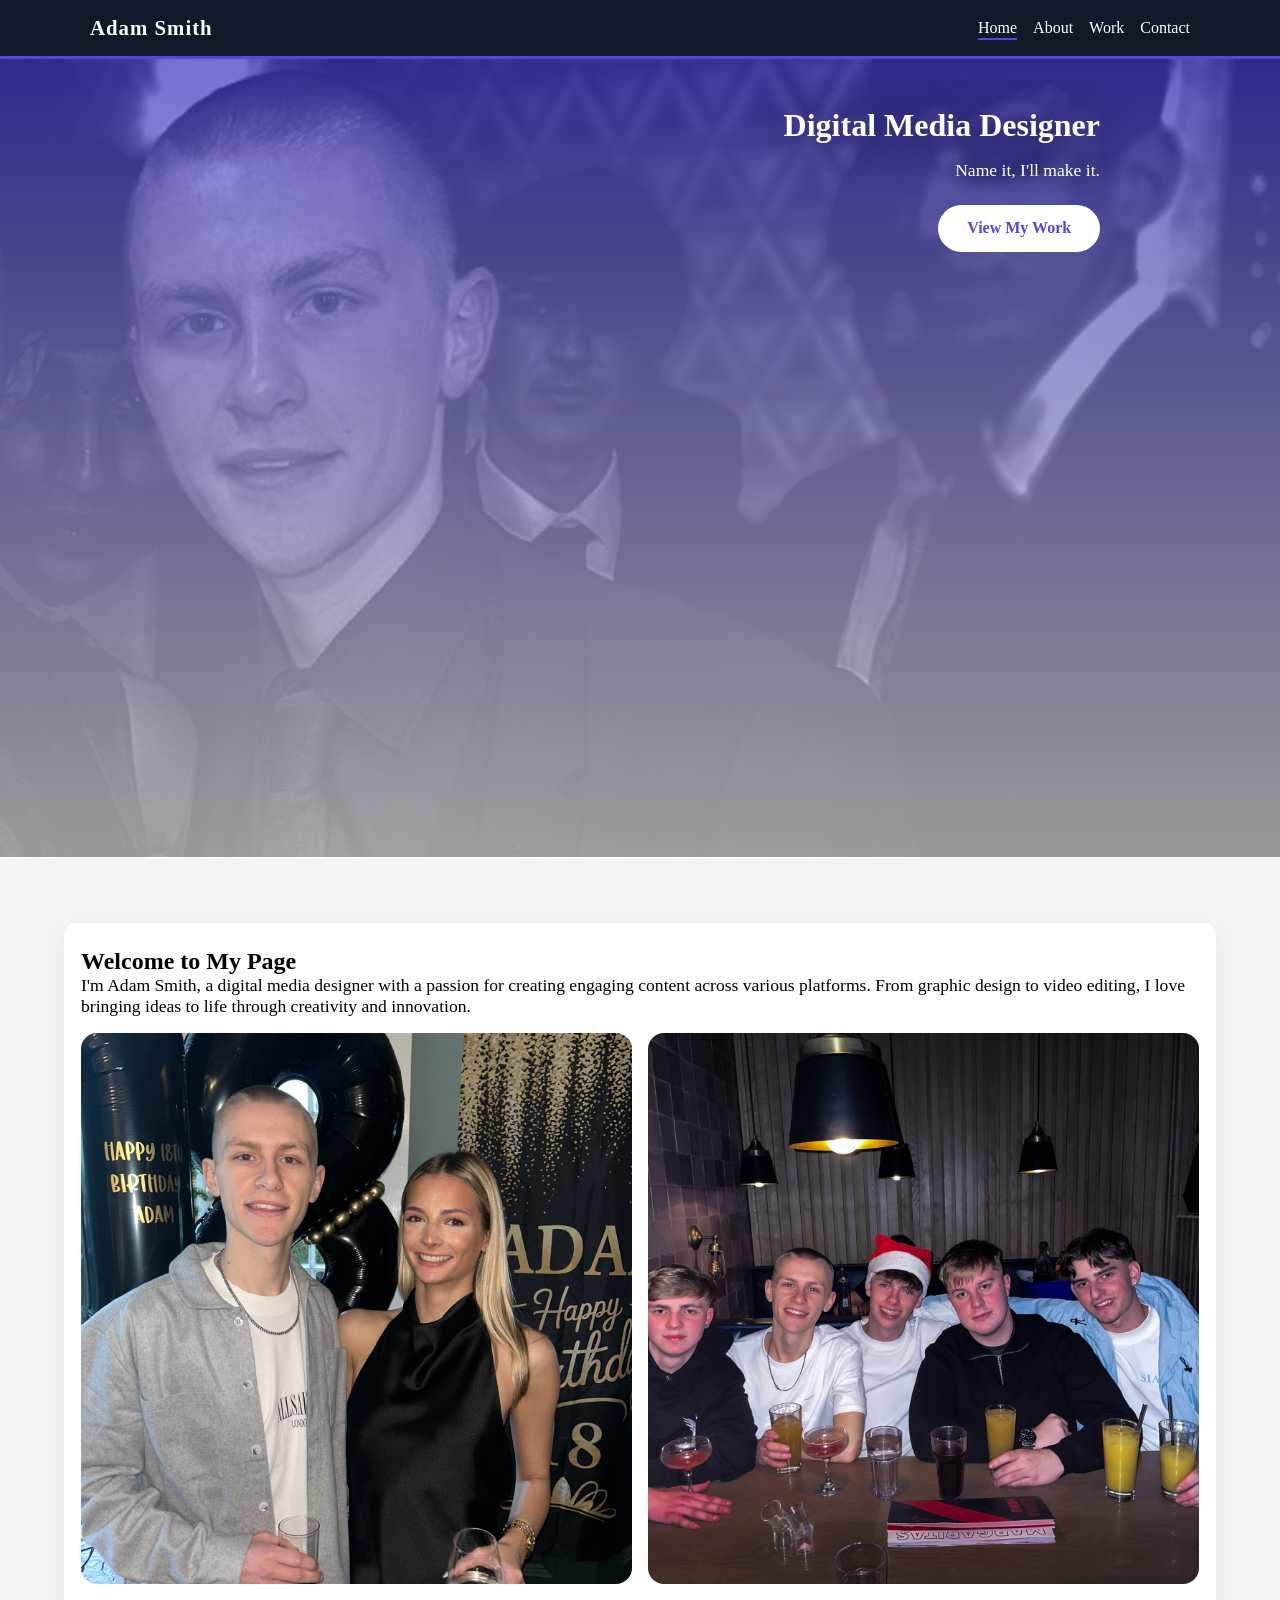
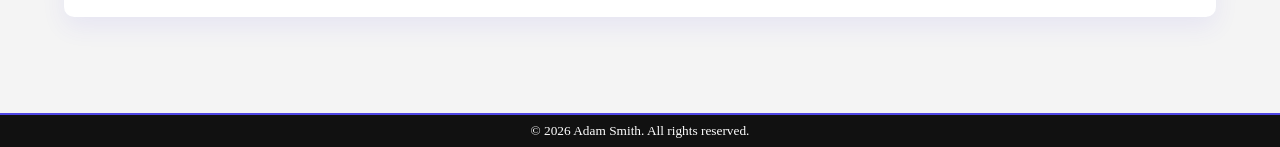
<file: index.html>
<!DOCTYPE html>
<html lang="en">
<head>
    <meta charset="UTF-8">
    <meta name="viewport" content="width=device-width, initial-scale=1.0">
    <meta name="description" content="Adam Smith - Digital Media Portfolio showcasing design, branding and creative work.">
    <title>Adam Smith | Digital Media</title>
    <link rel="stylesheet" href="css/styles.css">
    <link rel="icon" href="images/favicon_io/FavFav.png" type="images/x-icon">
</head>

<body>

<header class="header">
    <div class="container nav-container">
        <h1 class="logo">Adam Smith</h1>
        <nav>
            <ul class="nav-links">
                <li><a href="index.html" class="active">Home</a></li>
                <li><a href="about.html">About</a></li>
                <li><a href="work.html">Work</a></li>
                <li><a href="contact.html">Contact</a></li>
            </ul>
        </nav>
    </div>
</header>
<main class="home-page">
<section class="hero">
    <div class="container-home">
        <h2>Digital Media Designer</h2>
        <p>Name it, I'll make it.</p>
        <a href="work.html" class="btn">View My Work</a>
    </div>
</section>

<section class="home-section">
    <div class="home-card">
        <h2>Welcome to My Page</h2>
        <p class="lead">
            I'm Adam Smith, a digital media designer with a passion for creating
            engaging content across various platforms. From graphic design to
            video editing, I love bringing ideas to life through creativity and
            innovation.
        </p>
        <div class="home-card-holder">
            <div class="home-card-img1"></div>
            <div class="home-card-img2"></div>
        </div>
    </div>
</section>

</main>

<footer class="footer">
    <p>© 2026 Adam Smith. All rights reserved.</p>
</footer>

</body>
</html>
</file>
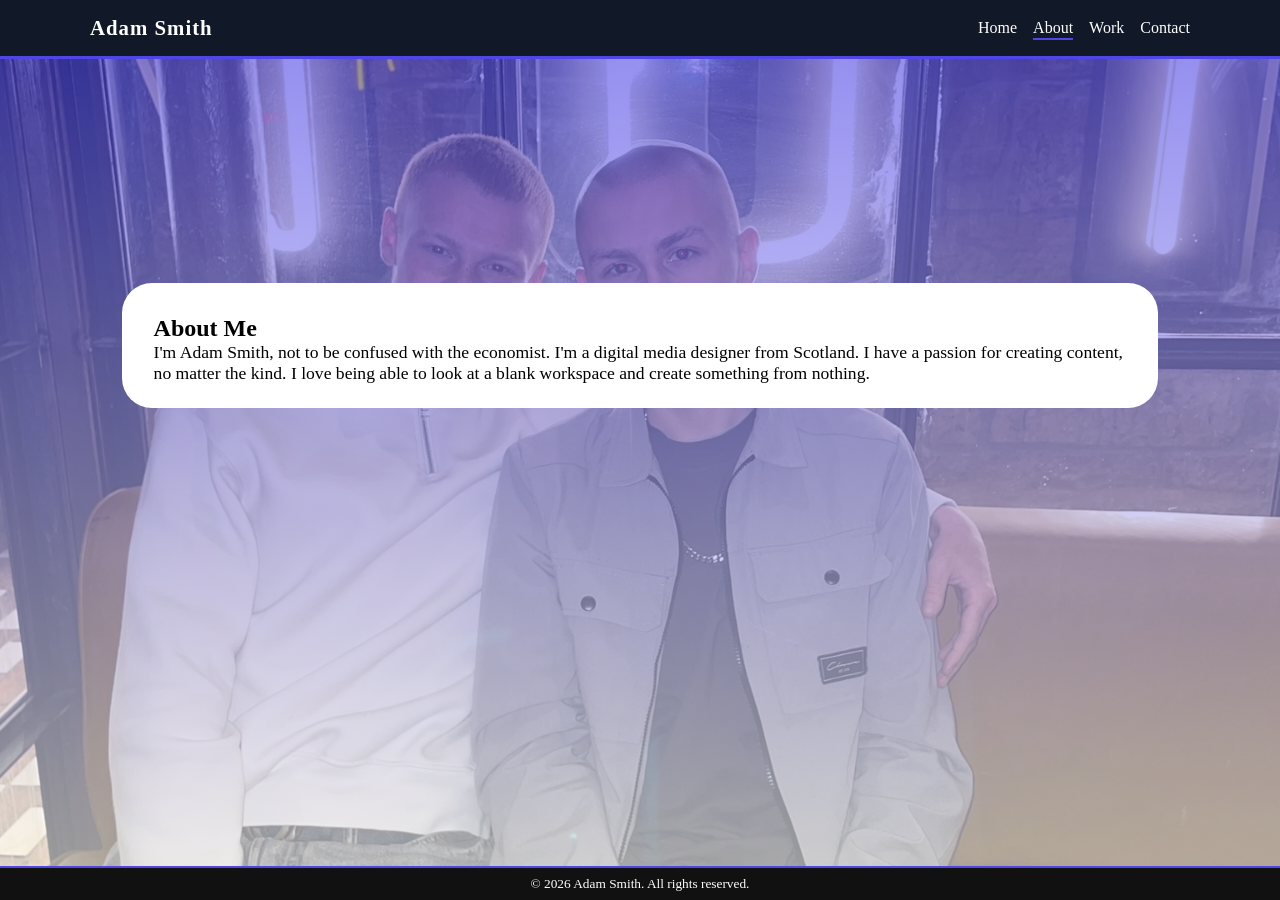
<file: about.html>
<!DOCTYPE html>
<html lang="en">
<head>
    <meta charset="UTF-8">
    <meta name="viewport" content="width=device-width, initial-scale=1.0">
    <meta name="description" content="About Adam Smith - Digital Media Designer.">
    <title>About | Adam Smith</title>
    <link rel="stylesheet" href="css/styles.css">
    <link rel="icon" href="images/favicon_io/FavFav.png" type="images/x-icon">
</head>

<body>

<header class="header">
    <div class="container nav-container">
        <h1 class="logo">Adam Smith</h1>
        <nav>
            <ul class="nav-links">
                <li><a href="index.html">Home</a></li>
                <li><a href="about.html" class="active">About</a></li>
                <li><a href="work.html">Work</a></li>
                <li><a href="contact.html">Contact</a></li>
            </ul>
        </nav>
    </div>
</header>

<main>

<section class="page-section-abt">
    <div class="container-wrk">
        <h2>About Me</h2>
        <p class="lead">
            I'm Adam Smith, not to be confused with the economist.
            I'm a digital media designer from Scotland. I have a passion for
            creating content, no matter the kind. I love being able to look at
            a blank workspace and create something from nothing.
        </p>
    </div>
</section>

</main>

<footer>
    <p>© 2026 Adam Smith. All rights reserved.</p>
</footer>

</body>
</html>
</file>
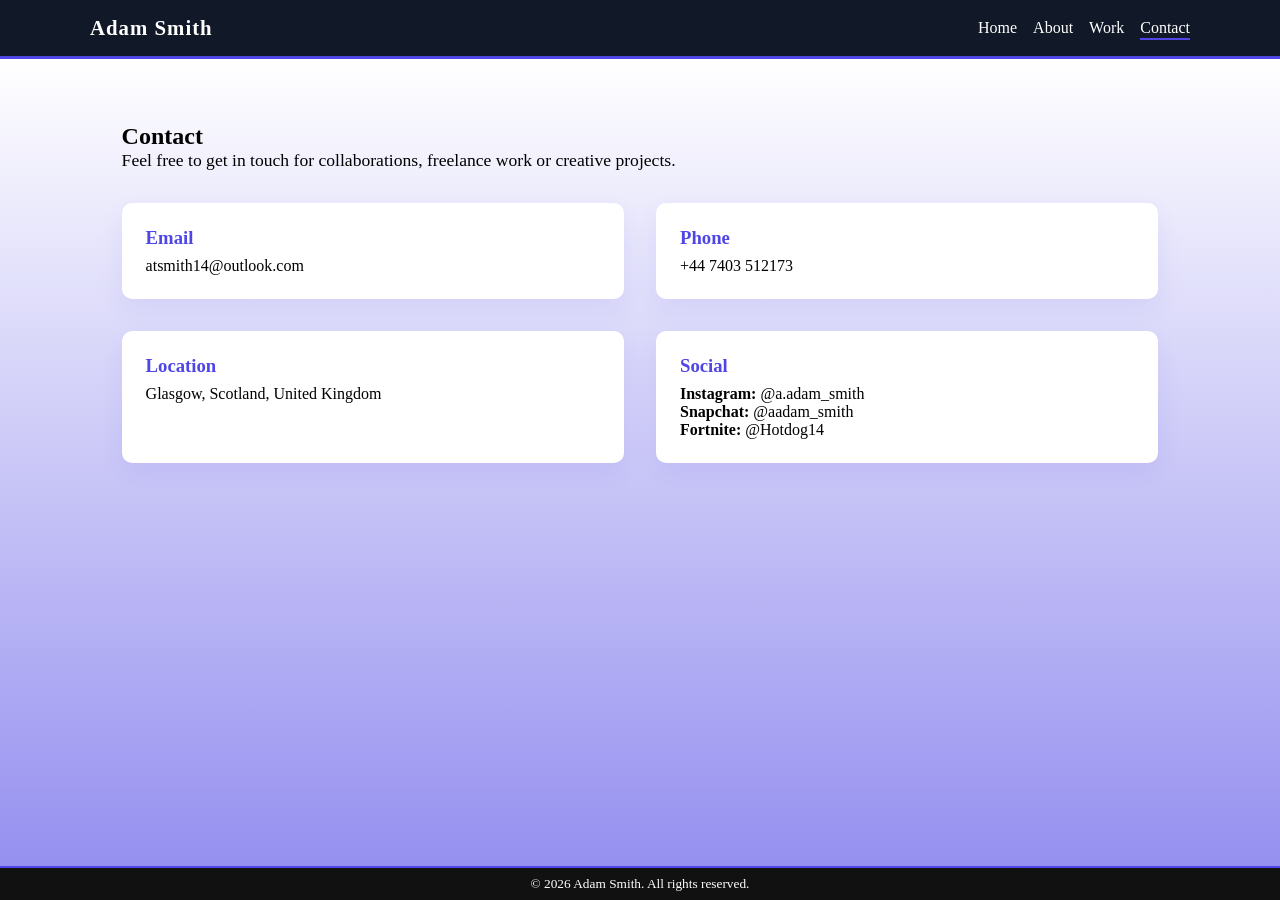
<file: contact.html>
<!DOCTYPE html>
<html lang="en">
<head>
    <meta charset="UTF-8">
    <meta name="viewport" content="width=device-width, initial-scale=1.0">
    <meta name="description" content="Contact Adam Smith - Digital Media Designer.">
    <title>Contact | Adam Smith</title>
    <link rel="stylesheet" href="css/styles.css">
    <link rel="icon" href="images/favicon_io/FavFav.png" type="images/x-icon">
</head>

<body>

<header class="header">
    <div class="container nav-container">
        <h1 class="logo">Adam Smith</h1>
        <nav>
            <ul class="nav-links">
                <li><a href="index.html">Home</a></li>
                <li><a href="about.html">About</a></li>
                <li><a href="work.html">Work</a></li>
                <li><a href="contact.html" class="active">Contact</a></li>
            </ul>
        </nav>
    </div>
</header>

<main>
<section class="page-section-con">
    <div class="container">
        <h2>Contact</h2>
        <p class="lead">
            Feel free to get in touch for collaborations, freelance work or creative projects.
        </p>

        <div class="contact-info">

            <div class="contact-item">
                <h3>Email</h3>
                <p>atsmith14@outlook.com</p>
            </div>

            <div class="contact-item">
                <h3>Phone</h3>
                <p>+44 7403 512173</p>
            </div>

            <div class="contact-item">
                <h3>Location</h3>
                <p>Glasgow, Scotland, United Kingdom</p>
            </div>

            <div class="contact-item">
                <h3>Social</h3>
                <p><b>Instagram:</b> @a.adam_smith</p>
                <p><b>Snapchat:</b> @aadam_smith</p>
                <p><b>Fortnite:</b> @Hotdog14</p>
            </div>

        </div>
    </div>
</section>
</main>
<footer>
    <p>© 2026 Adam Smith. All rights reserved.</p>
</footer>

</body>
</html>
</file>
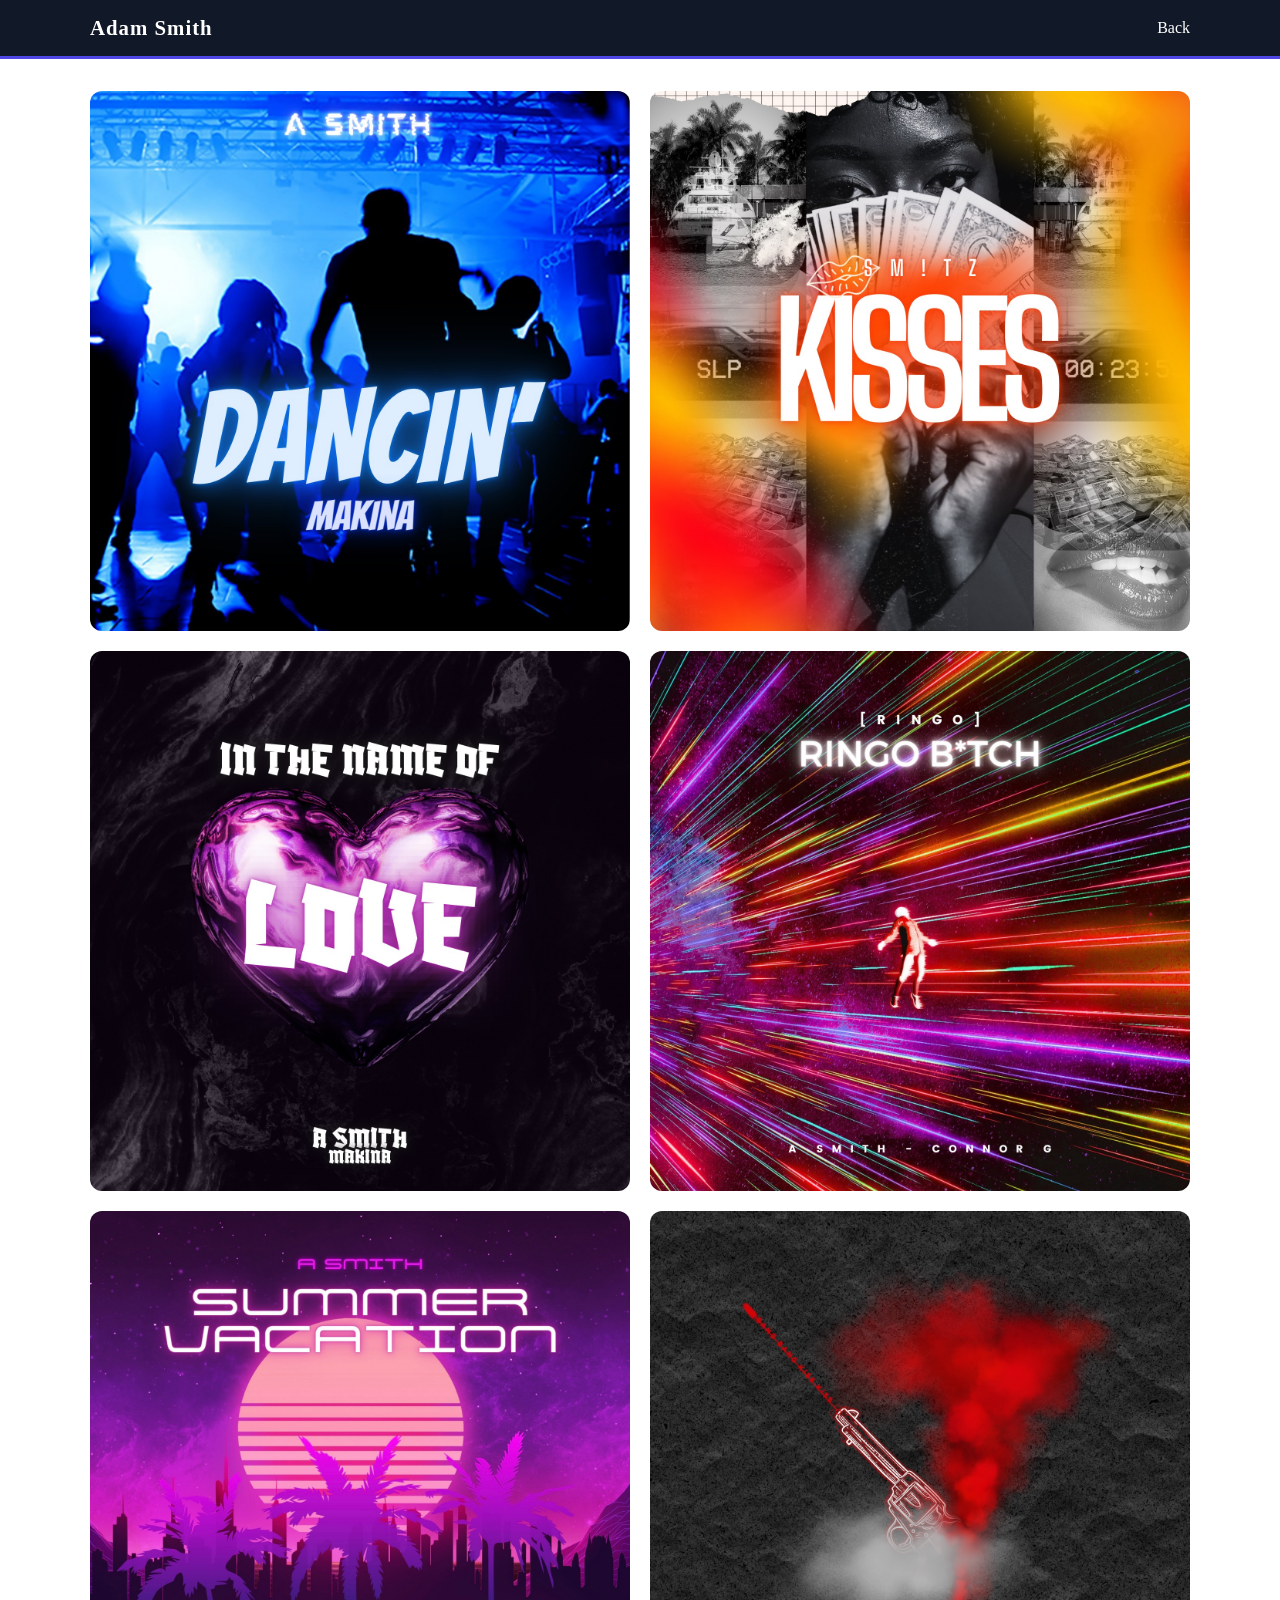
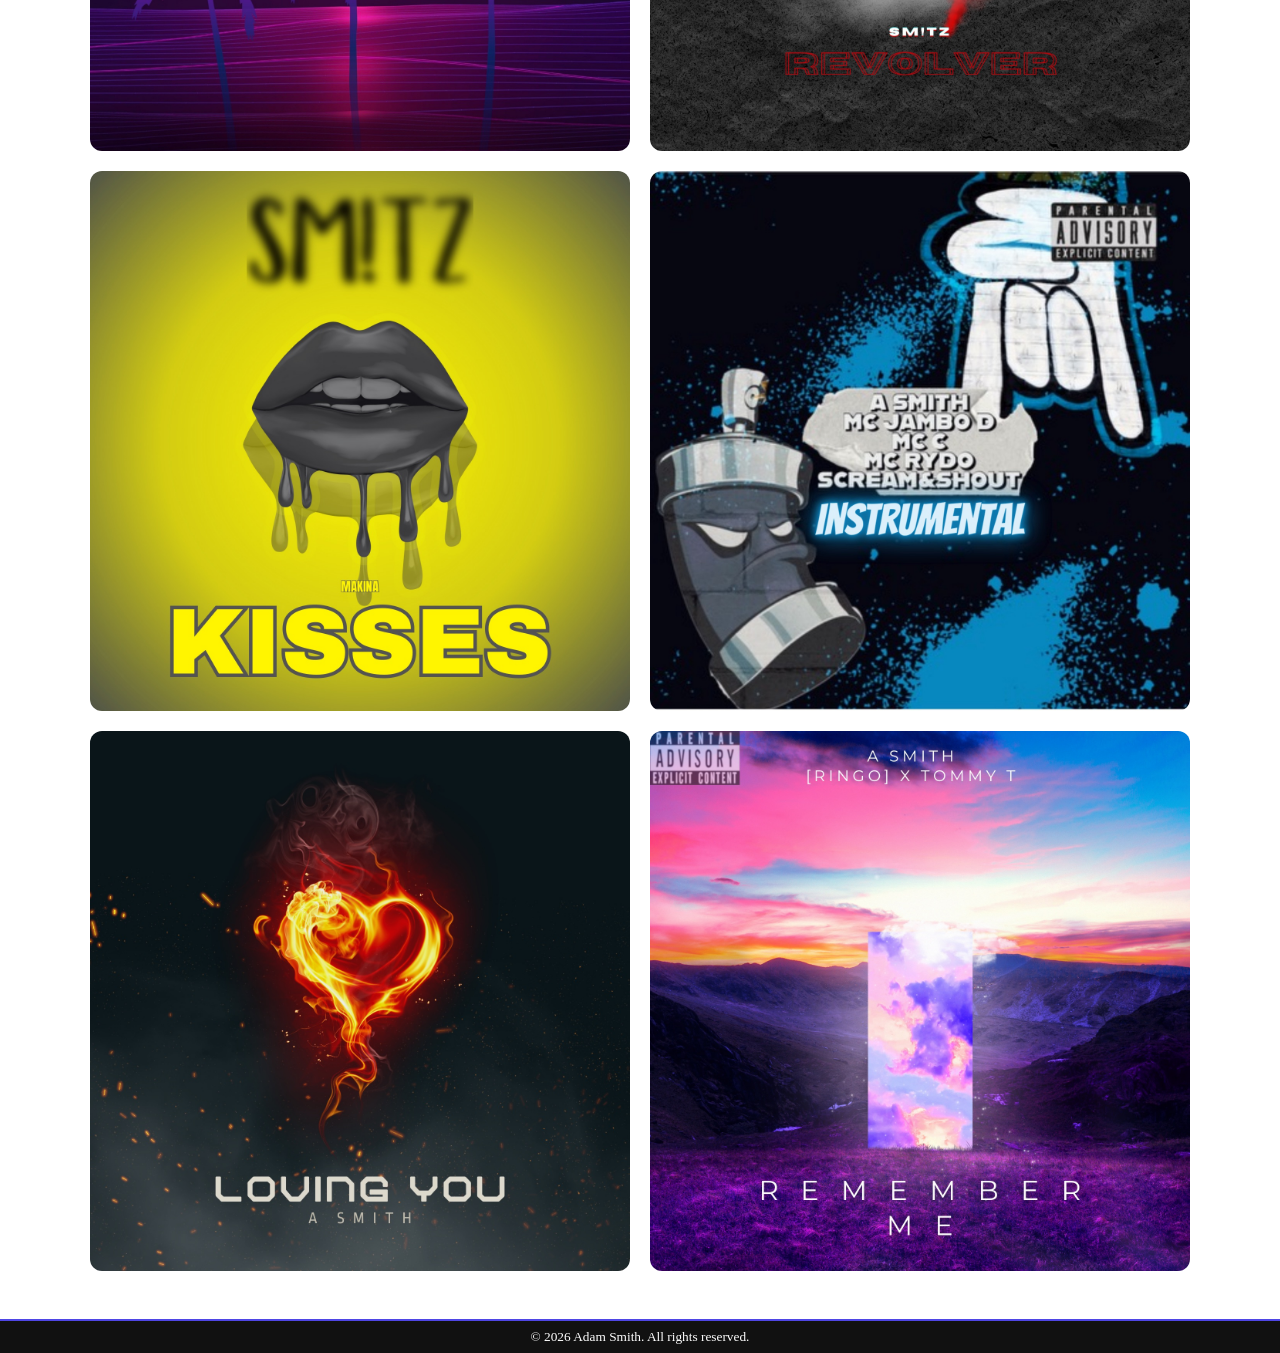
<file: Graphics.html>
<!DOCTYPE html>
<html lang="en">
<head>
    <meta charset="UTF-8">
    <meta name="viewport" content="width=device-width, initial-scale=1.0">
    <meta name="description" content="About Adam Smith - Digital Media Designer.">
    <title>Graphics | Adam Smith</title>
    <link rel="stylesheet" href="css/styles.css">
</head>

<body>

<header class="header">
    <div class="container nav-container">
        <h1 class="logo">Adam Smith</h1>
        <nav>
            <ul class="nav-links">
                <li><a href="work.html">Back</a></li>
            </ul>
        </nav>
    </div>
</header>

<main>
    <div class="container-gal">
        <div class="photo-grid">
            <img src="images/feelthe.jpeg" alt="ph">
            <img src="images/Kisses2.jpeg" alt="ph">
            <img src="images/greatmusic.jpeg" alt="ph">
            <img src="images/ringo.jpeg" alt="ph">
            <img src="images/summervacation.jpeg" alt="ph">
            <img src="images/Revolver.jpeg" alt="ph">
            <img src="images/Kisses.jpeg" alt="ph">
            <img src="images/Instrumental.jpeg" alt="ph">
            <img src="images/Lovingyou.jpeg" alt="ph">
            <img src="images/Wildest.jpeg" alt="">
        </div>
    </div>
</main>

<footer>
    <p>© 2026 Adam Smith. All rights reserved.</p>
</footer>

</body>
</html>
</file>
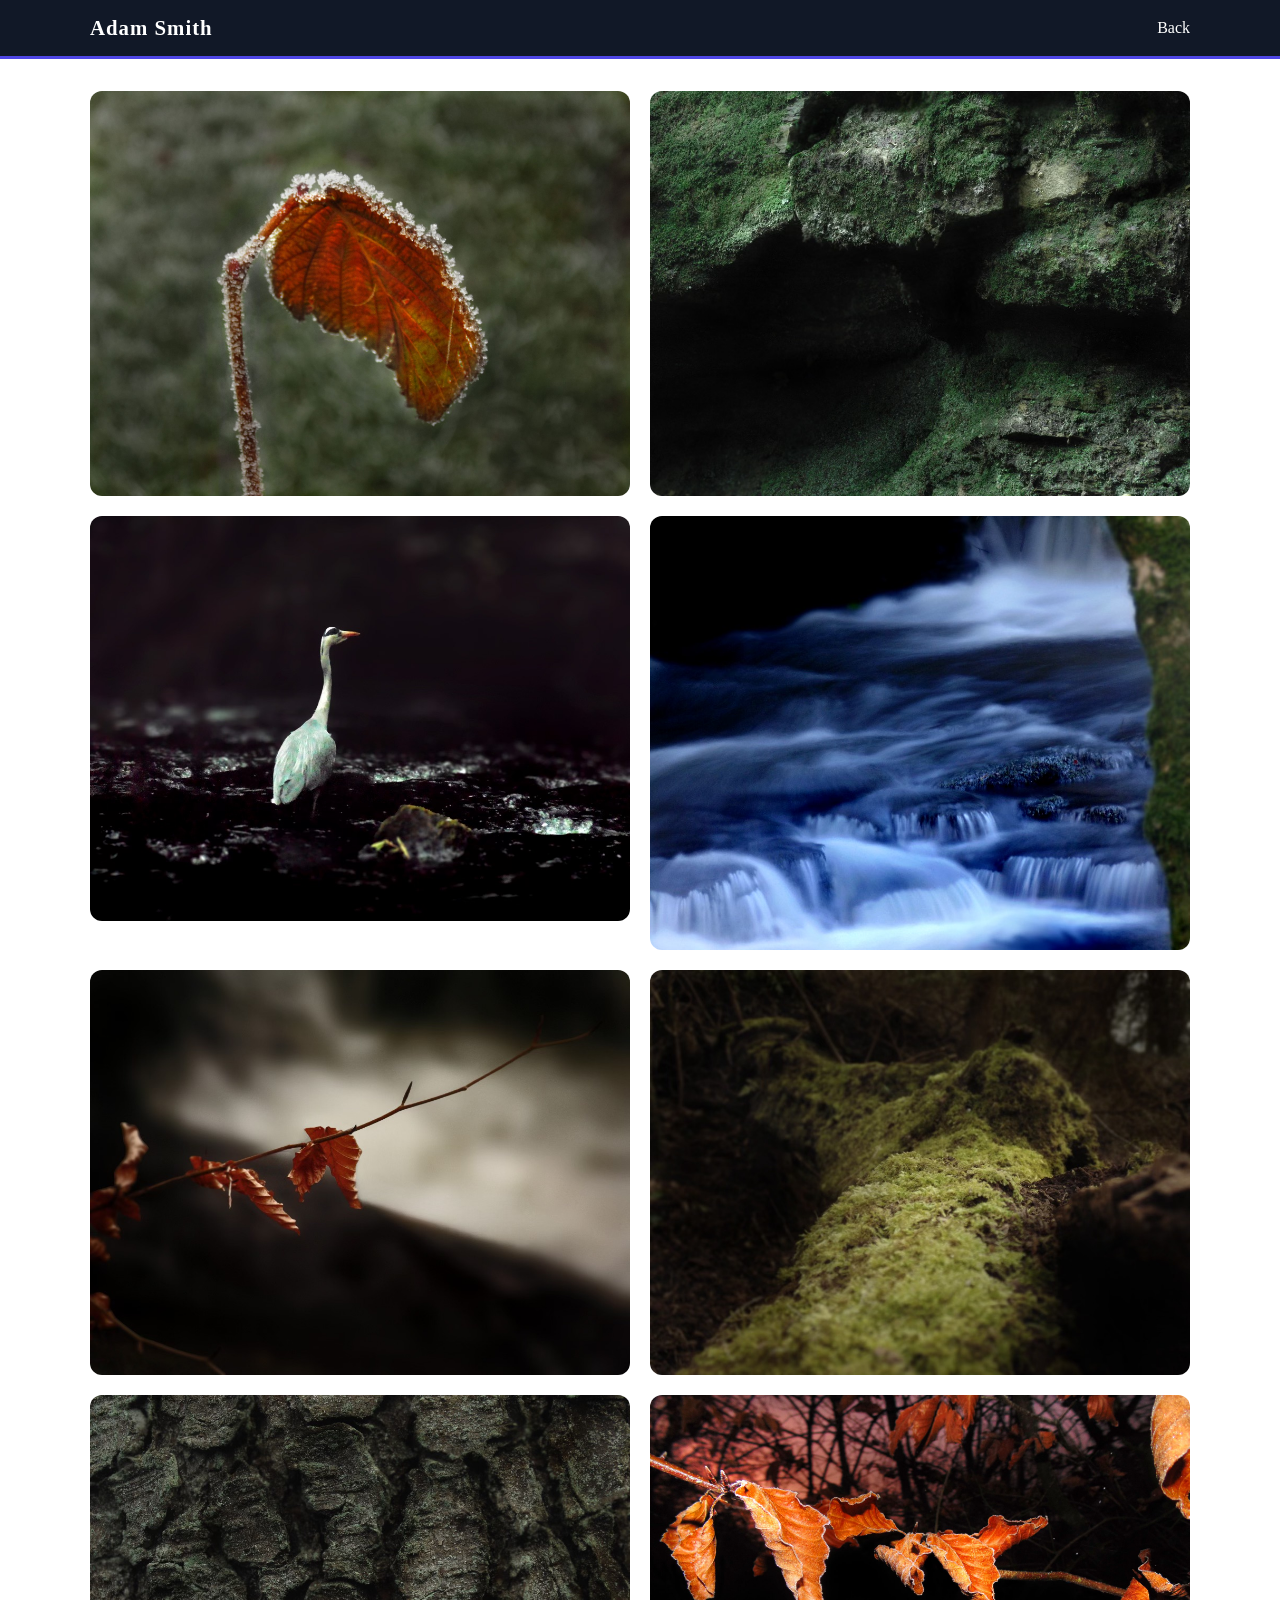
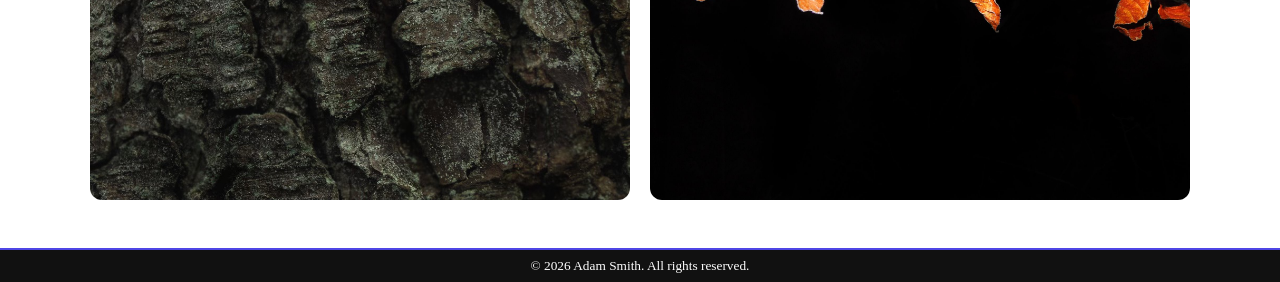
<file: Photography.html>
<!DOCTYPE html>
<html lang="en">
<head>
    <meta charset="UTF-8">
    <meta name="viewport" content="width=device-width, initial-scale=1.0">
    <meta name="description" content="About Adam Smith - Digital Media Designer.">
    <title>Photography | Adam Smith</title>
    <link rel="stylesheet" href="css/styles.css">
</head>

<body>

<header class="header">
    <div class="container nav-container">
        <h1 class="logo">Adam Smith</h1>
        <nav>
            <ul class="nav-links">
                <li><a href="work.html">Back</a></li>
            </ul>
        </nav>
    </div>
</header>

<main>
    <div class="container-gal">
        <div class="photo-grid">
            <img src="images/img1.jpeg" alt="ph">
            <img src="images/img2.jpeg" alt="ph">
            <img src="images/img3.jpeg" alt="ph">
            <img src="images/img4.jpeg" alt="ph">
            <img src="images/img5.jpeg" alt="ph">
            <img src="images/img6.jpeg" alt="ph">
            <img src="images/img7.jpeg" alt="ph">
            <img src="images/img8.jpeg" alt="ph">
        </div>
    </div>
</main>

<footer>
    <p>© 2026 Adam Smith. All rights reserved.</p>
</footer>

</body>
</html>
</file>
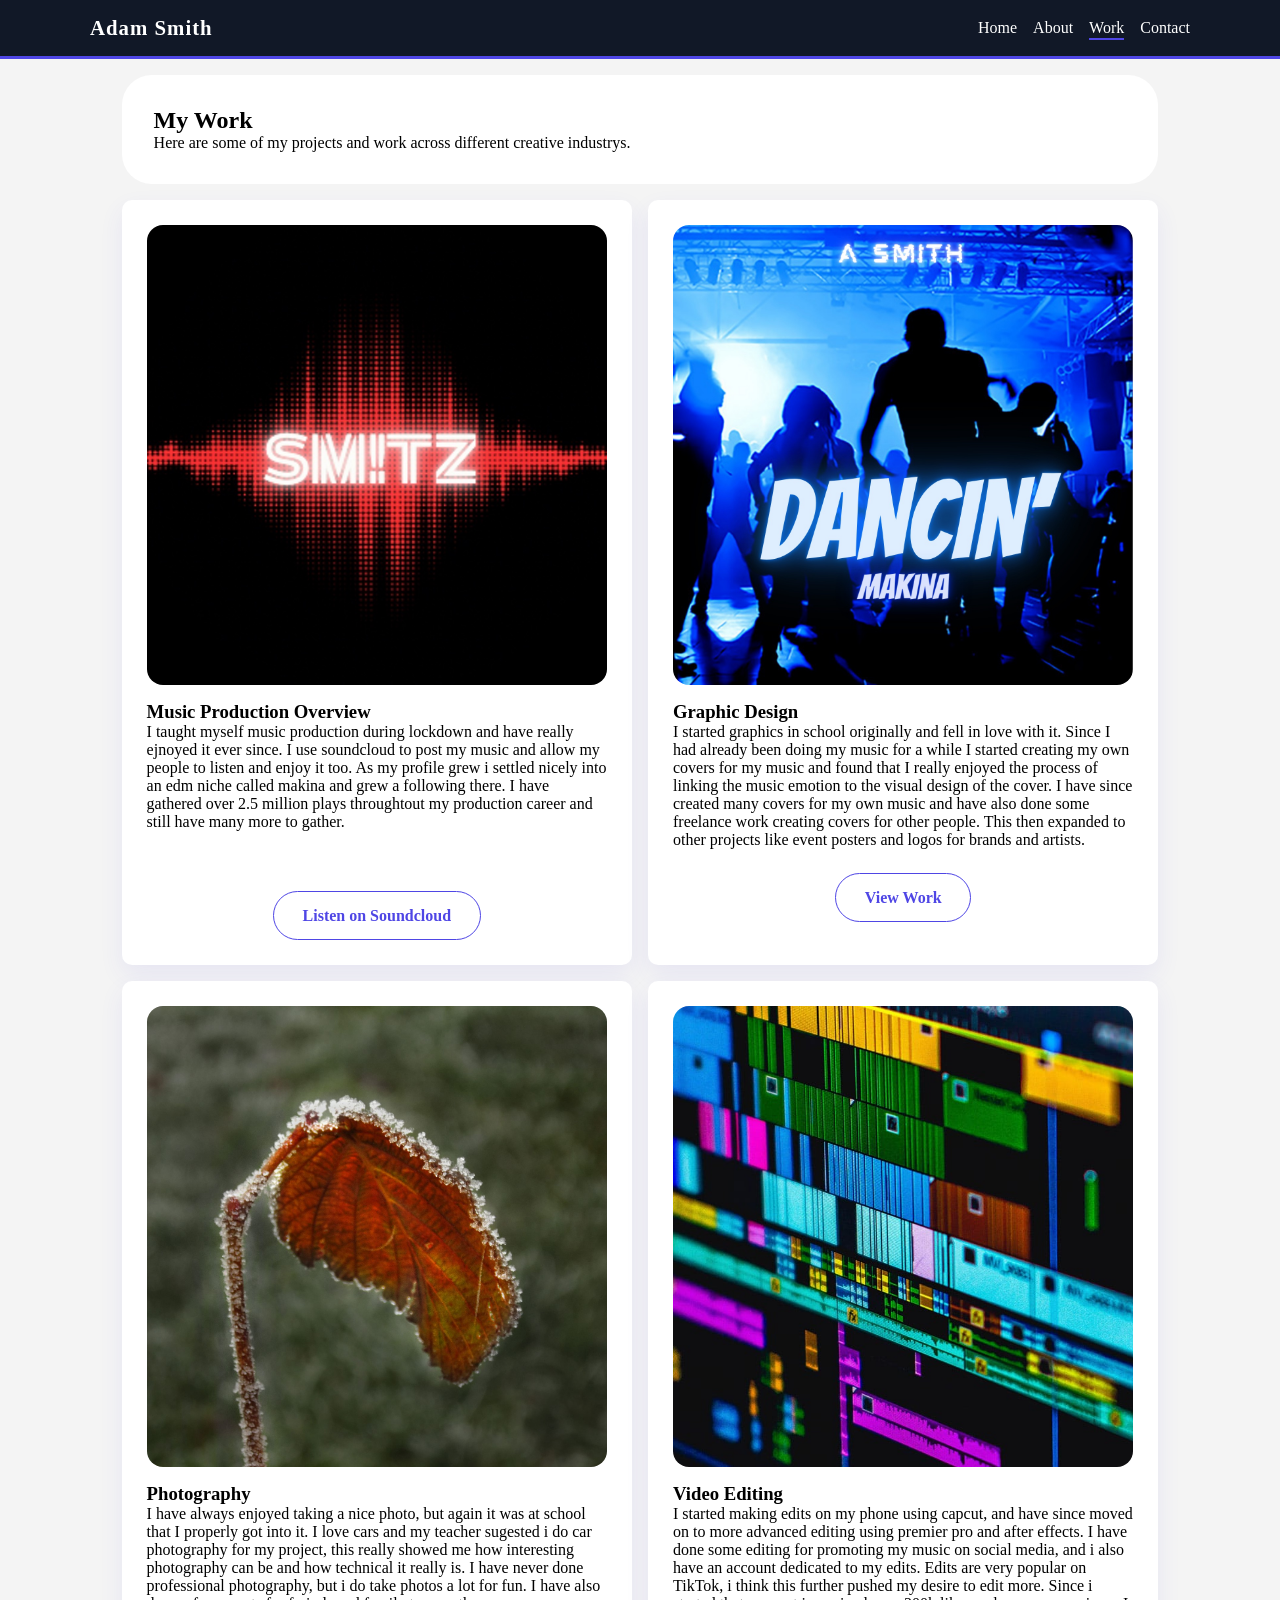
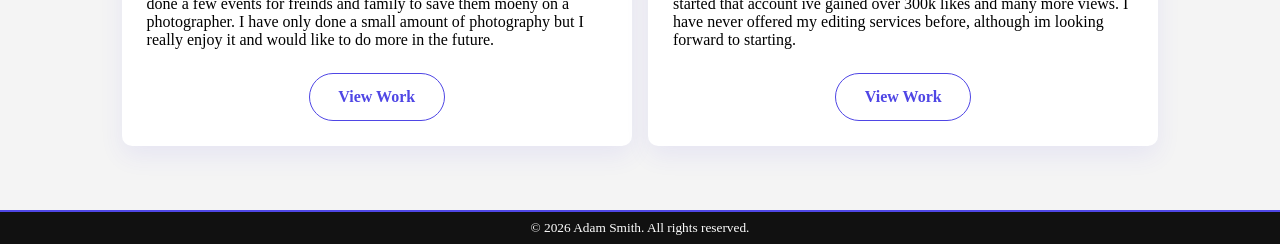
<file: work.html>
<!DOCTYPE html>
<html lang="en">
<head>
    <meta charset="UTF-8">
    <meta name="viewport" content="width=device-width, initial-scale=1.0">
    <meta name="description" content="Portfolio work by Adam Smith.">
    <title>Work | Adam Smith</title>
    <link rel="stylesheet" href="css/styles.css">
    <link rel="icon" href="images/favicon_io/FavFav.png" type="images/x-icon">
</head>

<body>

<header class="header">
    <div class="container nav-container">
        <h1 class="logo">Adam Smith</h1>
        <nav>
            <ul class="nav-links">
                <li><a href="index.html">Home</a></li>
                <li><a href="about.html">About</a></li>
                <li><a href="work.html" class="active">Work</a></li>
                <li><a href="contact.html">Contact</a></li>
            </ul>
        </nav>
    </div>
</header>

<section class="page-section-wrk">
    <div class="wrk-container">
        <h2>My Work</h2>
        <p>Here are some of my projects and work across different creative industrys.
        </p>
    </div>

    <div class="container">
        <div class="work-grid">
            <div id="Music" class="project-card">
                <div class="music-img"></div>
                <h3>Music Production Overview</h3>
                <p> I taught myself music production during lockdown and have really
                    ejnoyed it ever since. I use soundcloud to post my music and allow
                    my people to listen and enjoy it too. As my profile grew i settled
                    nicely into an edm niche called makina and grew a following there. I have gathered over 2.5
                    million plays throughtout my production career and still have many more to gather.<br><br><br></p>
                    <a href="https://soundcloud.com/adamsmith1412" target="_blank" class="wrk-btn">Listen on Soundcloud</a>
            </div>

            <div id="Graphics" class="project-card">
                <div class="graphics-img"></div>
                <h3>Graphic Design</h3>
                <p>I started graphics in school originally and fell in love with it. Since I had already been doing my music for a while
                    I started creating my own covers for my music and found that I really enjoyed the process of linking the music emotion
                    to the visual design of the cover. I have since created many covers for my own music and have also done some freelance work
                    creating covers for other people. This then expanded to other projects like event posters and logos for brands and artists.
                </p>
                <a href="Graphics.html" class="wrk-btn">View Work</a>
            </div>

            <div id="Photography" class="project-card">
                <div class="photography-img"></div>
                <h3>Photography</h3>
                <p>I have always enjoyed taking a nice photo, but again it was at school that I properly
                    got into it. I love cars and my teacher sugested i do car photography for my project,
                    this really showed me how interesting photography can be and how technical it really is.
                    I have never done professional photography, but i do take photos a lot for fun. I have
                    also done a few events for freinds and family to save them moeny on a photographer.
                    I have only done a small amount of photography but I really enjoy it and would like to
                    do more in the future.
                </p>
                <a href="Photography.html" class="wrk-btn">View Work</a>
            </div>

            <div id="Editing" class="project-card">
                <div class="edit-img"></div>
                    <h3>Video Editing</h3>
                    <p>
                        I started making edits on my phone using capcut, and have since moved on to more
                        advanced editing using premier pro and after effects. I have done some editing for promoting my music
                        on social media, and i also have an account dedicated to my edits. Edits are very popular on TikTok,
                        i think this further pushed my desire to edit more. Since i started that account ive gained over 300k likes
                        and many more views. I have never offered my editing services before, although im looking forward to starting.
                    </p>
                    <a href="https://www.tiktok.com/search?q=edits&t=1772119215115" target="_blank" class="wrk-btn">View Work</a>
                </div>
            </div>

        </div>
</section>

<footer>
    <p>© 2026 Adam Smith. All rights reserved.</p>
</footer>

</body>
</html>
</file>
<file: css/styles.css>
* {
    margin: 0;
    padding: 0;
    box-sizing: border-box;
}

:root {
    --img-size: 320px;
    --img-radius: 16px;
}

html, body {
    height: 100%;
}

body {
    display: flex;
    flex-direction: column;
    min-height: 100vh;
}

main {
    flex: 1;
    display: flex;
}

.home-page {
    flex-direction: column;
}

/* FOOTER */
footer {
    text-align: center;
    padding: 0.5rem 0;
    background: #111;
    color: #ffffff;
    border-top: 2px solid #4F46E5;
    font-size: smaller;
    margin-top: 0;
}

/* GLOBAL */
.container {
    width: 90%;
    max-width: 1100px;
    margin: auto;
}

    a {
        text-decoration: none;
        color: inherit;
    }

    .btn {
        display: inline-block;
        margin-top: 1.5rem;
        padding: 0.9rem 1.8rem;
        background: white;
        color: #4F46E5;
        font-weight: 600;
        border-radius: 30px;
        transition: 0.3s ease;
        background: hsl(0, 0%, 100%);
    }

    .wrk-btn:hover,.btn:hover {
        background: #4F46E5;
        color: white;
        transform: translateY(-2px);
        box-shadow: white 0px 0px 20px;
    }

    /* HEADER */
    .header {
        background: #111827;
        border-bottom: 3px solid #4F46E5;
        position: sticky;
        top: 0;
        z-index: 1000;
    }

    .nav-container {
        display: flex;
        justify-content: space-between;
        align-items: center;
        padding: 1rem 0;
    }

    .logo {
        font-size: 1.3rem;
        font-weight: 700;
        letter-spacing: 1px;
        color: rgb(255, 255, 255);
    }

    .nav-links {
        list-style: none;
        display: flex;
        gap: 2rem;
    }

    .nav-links a {
        font-weight: 500;
        position: relative;
        padding-bottom: 4px;
        color: white;
    }

    .nav-links a::after {
        content: "";
        position: absolute;
        left: 0;
        bottom: 0;
        width: 0%;
        height: 2px;
        background: #4F46E5;
        transition: 0.3s ease;
    }

    .nav-links a:hover::after,
    .nav-links a.active::after {
        width: 100%;
    }

    /* HOME PAGE */
    .home-section {
        padding: 4rem 4rem;
        background: rgb(244, 244, 244);
    }

    .home-card {
        background: rgb(255, 255, 255);
        padding: 1rem;
        padding-top: 1.5rem;
        padding-bottom: 0;
        border-radius: 10px;
        box-shadow: 0 10px 25px rgba(79, 70, 229, 0.08);
        transition: 0.3s ease;
        border: 1px solid transparent;
        margin-bottom: 2rem;
    }

    .home-card-holder {
        height: fit-content;
        width: 100%;
        display: grid;
        grid-template-columns: repeat(auto-fit, minmax(180px, 0.8fr));
        gap: 1rem;
        margin-bottom: 1rem;
    }

        .home-card-img1 {
            width: 100%;
            max-width: var(--img-size);
            aspect-ratio: 1 / 1;
            background: url(images/ad2.jpg) center/cover no-repeat;
            margin-bottom: 1rem;
            border-radius: var(--img-radius);
        }

        .home-card-img2 {
            width: 100%;
            max-width: var(--img-size);
            aspect-ratio: 1 / 1;
            background: url(images/ad1.jpg) center/cover no-repeat;
            margin-bottom: 1rem;
            border-radius: var(--img-radius);
        }

    /* HERO SECTION */
    .hero {
        flex: 1;
        display: flex;
        flex-direction: row;
        text-align: right;
        background-image: linear-gradient(rgba(79, 70, 229, 0.6), rgba(255, 255, 255, 0.6)), url('images/adam.jpg');
        background-size: cover;
        background-position: center;
        color: white;
        padding: 2rem 0;
        min-height: 800px;
        border-bottom: white 2px solid;
    }

    .hero h2 {
        font-size: 2.8rem;
        margin-bottom: 1rem;
        margin-top: 0;
        color: #ffffff;
        text-shadow: #000000a4 0px 0px 40px;
    }

    .hero p {
        font-size: 1.1rem;
        color: white;
        text-shadow: black 0px 0px 20px;
    }

    .container-home {
        width: 90%;
        max-width: 1100px;
        margin-top: 1rem;
    }

    /* RESPONSIVE */
    @media (max-width: 1500px) {
        .nav-links {
            gap: 1rem;
        }

        .hero h2 {
            font-size: 2rem;
        }

        :root {
            --img-size: 1500px;
        }
    }

    /* PAGE SECTIONS */
    .page-section {
        padding: 4rem 0;
        background: rgb(244, 244, 244);
    }

    .page-section h2 {
        font-size: 2rem;
        margin-bottom: 1.5rem;
    }

    /* ABOUT */
    .page-section-abt {
        padding: 4rem;
        background-image: linear-gradient(rgba(79, 70, 229, 0.6), rgba(255, 255, 255, 0.6)), url('images/ad3.jpg');
        background-size: cover;
        background-position: center;
        width: 100%;
    }

    .container-wrk {
        width: 90%;
        max-width: 1100px;
        margin: auto;
        margin-top: 10rem;
        background-color: white;
        padding: 2rem;
        padding-bottom: 0.5rem;
        border-radius: 30px;
    }

    .lead {
        font-size: 1.1rem;
        color: #000000;
        margin-bottom: 1rem;
    }

    /* WORK */
    .page-section-wrk {
        padding: 4rem;
        padding-top: 1rem;
        background: rgb(244, 244, 244);
    }

    .work-grid {
        display: grid;
        grid-template-columns: repeat(auto-fit, minmax(400px, 1fr));
        gap: 1rem;
        margin-top: 1rem;
    }

    .project-card {
        background: white;
        padding: 1.5rem;
        border-radius: 10px;
        box-shadow: 0 10px 25px rgba(79, 70, 229, 0.08);
        transition: 0.3s ease;
        border: 1px solid transparent;
    }

    .project-card:hover {
        transform: translateY(-8px);
        border-color: #4F46E5;
    }

    .wrk-btn {
        display: block;
        width: fit-content;
        margin: 1.5rem auto 0 auto;
        padding: 0.9rem 1.8rem;
        background: white;
        color: #4F46E5;
        font-weight: 600;
        border: #4F46E5 1px solid;
        border-radius: 30px;
        transition: 0.3s ease;
        background: hsl(0, 0%, 100%);
    }

    .wrk-container {
        max-width: 90%;
        margin: auto;
        background-color: white;
        padding: 2rem;
        border-radius: 30px;
    }

    .music-img {
        width: 100%;
        max-width: var(--img-size);
        aspect-ratio: 1 / 1;
        background: url(images/SMITZ.jpg) center/cover no-repeat;
        margin-bottom: 1rem;
        border-radius: var(--img-radius);
    }

    .edit-img {
        width: 100%;
        max-width: var(--img-size);
        aspect-ratio: 1 / 1;
        background: url(images/videoedit.jpg) center/cover no-repeat;
        margin-bottom: 1rem;
        border-radius: var(--img-radius);
    }

    .graphics-img {
        width: 100%;
        max-width: var(--img-size);
        aspect-ratio: 1 / 1;
        background: url(images/feelthe.jpeg) center/cover no-repeat;
        margin-bottom: 1rem;
        border-radius: var(--img-radius);
    }

    .photography-img {
        width: 100%;
        max-width: var(--img-size);
        aspect-ratio: 1 / 1;
        background: url(images/img1.jpeg) center/cover no-repeat;
        margin-bottom: 1rem;
        border-radius: var(--img-radius);
    }

    .photo-grid {
      display: grid;
      grid-template-columns: repeat(2, 1fr);
      gap: 20px;
      margin-bottom: 1rem;
    }

    .photo-grid img {
      width: 100%;
      border-radius: 12px;
    }

    .container-gal {
        margin: auto;
        width: 90%;
        max-width: 1100px;
        padding: 2rem 0;
    }

    @media (max-width: 768px) {
      .photo-grid {
        grid-template-columns: 1fr;
      }
    }

    /* contact */
    .page-section-con {
        padding: 4rem;
        background-image: linear-gradient(rgba(255, 255, 255, 0.6), rgba(79, 70, 229, 0.6));
        background-size: cover;
        background-position: center;
        width: 100%;
    }

    .contact-info {
        margin-top: 2rem;
        display: grid;
        grid-template-columns: repeat(auto-fit, minmax(400px, 1fr));
        gap: 2rem;
        margin-bottom: 2rem
    }

    .contact-item {
        background: white;
        padding: 1.5rem;
        border-radius: 10px;
        box-shadow: 0 10px 25px rgba(79, 70, 229, 0.08);
        transition: 0.3s ease;
    }

    .contact-item:hover {
        transform: translateY(-5px);
    }

    .contact-item h3 {
        margin-bottom: 0.5rem;
        color: #4F46E5;
    }

    @media (max-width: 1500px) {
        .about-grid {
            grid-template-columns: 1fr;
        }
    }

.wrk-container {
    max-width: 90%;
    margin: auto;
    background-color: white;
    padding: 2rem;
    border-radius: 30px;
}

.music-img {
    width: 100%;
    max-width: var(--img-size);
    aspect-ratio: 1 / 1;
    background: url(images/SMITZ.jpg) center/cover no-repeat;
    margin-bottom: 1rem;
    border-radius: var(--img-radius);
}

.edit-img {
    width: 100%;
    max-width: var(--img-size);
    aspect-ratio: 1 / 1;
    background: url(images/videoedit.jpg) center/cover no-repeat;
    margin-bottom: 1rem;
    border-radius: var(--img-radius);
}

.graphics-img {
    width: 100%;
    max-width: var(--img-size);
    aspect-ratio: 1 / 1;
    background: url(images/feelthe.jpeg) center/cover no-repeat;
    margin-bottom: 1rem;
    border-radius: var(--img-radius);
}

.photography-img {
    width: 100%;
    max-width: var(--img-size);
    aspect-ratio: 1 / 1;
    background: url(images/img1.jpeg) center/cover no-repeat;
    margin-bottom: 1rem;
    border-radius: var(--img-radius);
}

.photo-grid {
  display: grid;
  grid-template-columns: repeat(2, 1fr);
  gap: 20px;
  margin-bottom: 1rem;
}

.photo-grid img {
  width: 100%;
  border-radius: 12px;
}

.container-gal {
    margin: auto;
    width: 90%;
    max-width: 1100px;
    padding: 2rem 0;
}

@media (max-width: 768px) {
  .photo-grid {
    grid-template-columns: 1fr;
  }
}

/* contact */
.page-section-con {
    padding: 4rem;
    background-image: linear-gradient(rgba(255, 255, 255, 0.6), rgba(79, 70, 229, 0.6));
    background-size: cover;
    background-position: center;
    width: 100%;
}

.contact-info {
    margin-top: 2rem;
    display: grid;
    grid-template-columns: repeat(auto-fit, minmax(400px, 1fr));
    gap: 2rem;
    margin-bottom: 2rem
}

.contact-item {
    background: white;
    padding: 1.5rem;
    border-radius: 10px;
    box-shadow: 0 10px 25px rgba(79, 70, 229, 0.08);
    transition: 0.3s ease;
}

.contact-item:hover {
    transform: translateY(-5px);
}

.contact-item h3 {
    margin-bottom: 0.5rem;
    color: #4F46E5;
}

@media (max-width: 1500px) {
    .about-grid {
        grid-template-columns: 1fr;
    }
}
</file>
